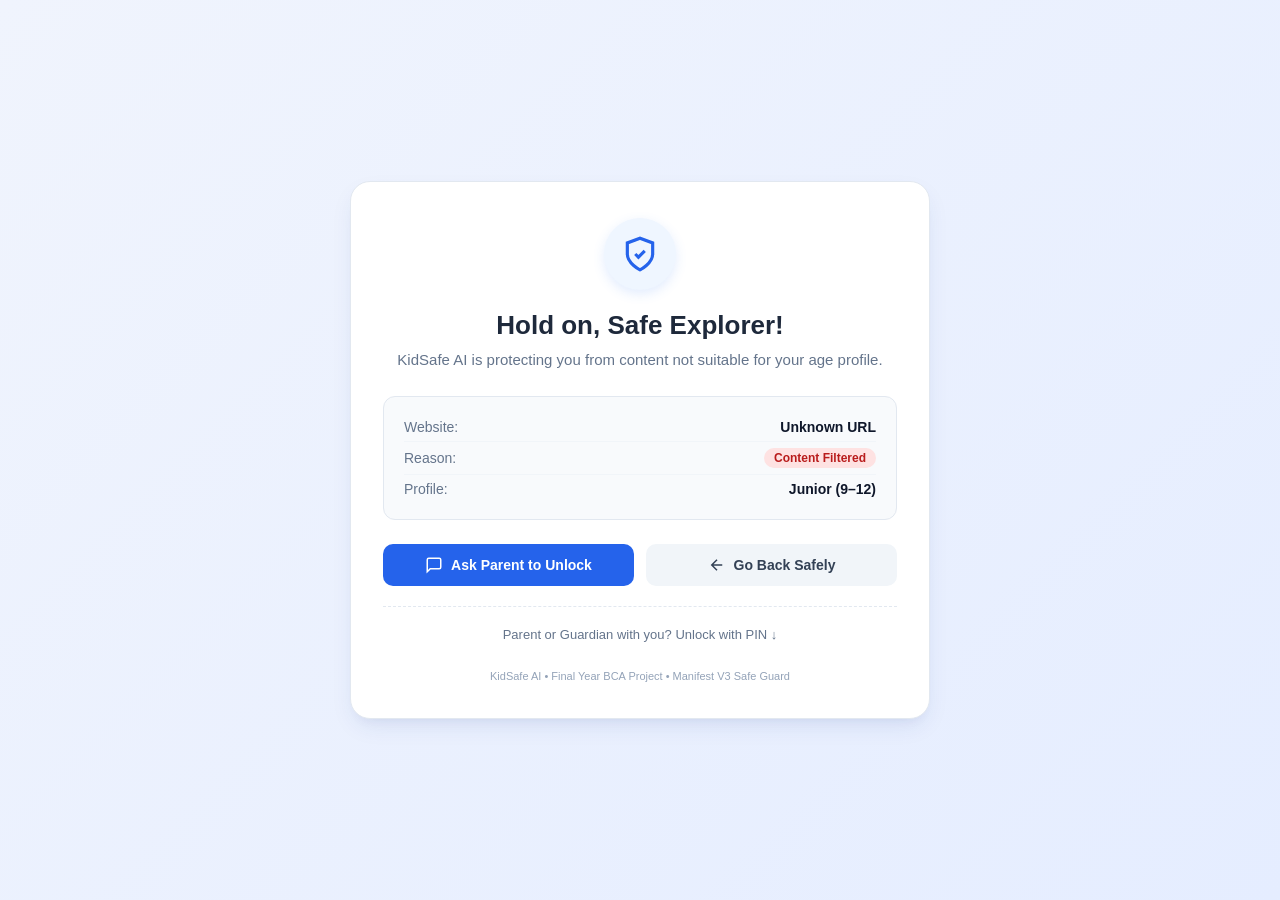
<file: extension/pages/block.html>
<!DOCTYPE html>
<html lang="en">
<head>
  <meta charset="UTF-8">
  <meta name="viewport" content="width=device-width, initial-scale=1.0">
  <title>KidSafe AI - Safe Zone</title>
  <link rel="stylesheet" href="block.css">
</head>
<body>
  <div class="container">
    <div class="card">
      <div class="shield-badge">
        <svg class="shield-icon" viewBox="0 0 24 24" fill="none" stroke="currentColor" stroke-width="2">
          <path d="M12 22s8-4 8-10V5l-8-3-8 3v7c0 6 8 10 8 10z" />
          <path d="M9 12l2 2 4-4" />
        </svg>
      </div>

      <div class="header">
        <h1 id="titleText">Hold on, Safe Explorer!</h1>
        <p class="subtitle" id="friendlyExplanation">
          KidSafe AI is protecting you from content not suitable for your age profile.
        </p>
      </div>

      <div class="details-box">
        <div class="detail-row">
          <span class="detail-label">Website:</span>
          <span class="detail-value" id="blockedUrl">...</span>
        </div>
        <div class="detail-row">
          <span class="detail-label">Reason:</span>
          <span class="detail-badge" id="blockReason">Protected Content</span>
        </div>
        <div class="detail-row">
          <span class="detail-label">Profile:</span>
          <span class="detail-value" id="activeProfile">Junior (9–12)</span>
        </div>
      </div>

      <!-- Action buttons for Child -->
      <div class="actions">
        <button class="btn btn-primary" id="btnAskParent">
          <svg viewBox="0 0 24 24" width="18" height="18" fill="none" stroke="currentColor" stroke-width="2"><path d="M21 15a2 2 0 0 1-2 2H7l-4 4V5a2 2 0 0 1 2-2h14a2 2 0 0 1 2 2z"/></svg>
          Ask Parent to Unlock
        </button>
        <button class="btn btn-secondary" id="btnGoBack">
          <svg viewBox="0 0 24 24" width="18" height="18" fill="none" stroke="currentColor" stroke-width="2"><path d="M19 12H5M12 19l-7-7 7-7"/></svg>
          Go Back Safely
        </button>
      </div>

      <!-- Ask Parent Modal/Card Section (Hidden initially) -->
      <div class="request-form hidden" id="requestForm">
        <h3>Send Note to Parent</h3>
        <p class="helper-text">Tell your parent why you need access to this site:</p>
        <textarea id="requestReason" placeholder="e.g. I need this article for my science homework project..."></textarea>
        <div class="modal-buttons">
          <button class="btn btn-primary" id="btnSendRequest">Send Request</button>
          <button class="btn btn-ghost" id="btnCancelRequest">Cancel</button>
        </div>
      </div>

      <!-- Request Sent Feedback -->
      <div class="success-message hidden" id="requestSuccess">
        <svg viewBox="0 0 24 24" width="22" height="22" fill="none" stroke="#2e7d32" stroke-width="2"><circle cx="12" cy="12" r="10"/><path d="m9 12 2 2 4-4"/></svg>
        <span>Request sent to your parent! They can approve it from their dashboard or using their PIN below.</span>
      </div>

      <!-- Parent Immediate Bypass Accordion -->
      <div class="parent-unlock-area">
        <button class="accordion-toggle" id="btnParentToggle">
          Parent or Guardian with you? Unlock with PIN &darr;
        </button>
        <div class="parent-unlock-panel hidden" id="parentPanel">
          <p class="helper-text">Enter Parent 4-digit PIN to allow this website:</p>
          <div class="pin-inline-row">
            <input type="password" id="parentPinInput" maxlength="6" placeholder="Enter PIN">
            <button class="btn btn-unlock" id="btnConfirmUnlock">Allow Domain</button>
          </div>
          <div class="error-text hidden" id="pinError">Incorrect PIN. Try again.</div>
        </div>
      </div>

      <div class="footer">
        KidSafe AI &bull; Final Year BCA Project &bull; Manifest V3 Safe Guard
      </div>
    </div>
  </div>

  <script type="module" src="block.js"></script>
</body>
</html>
</file>
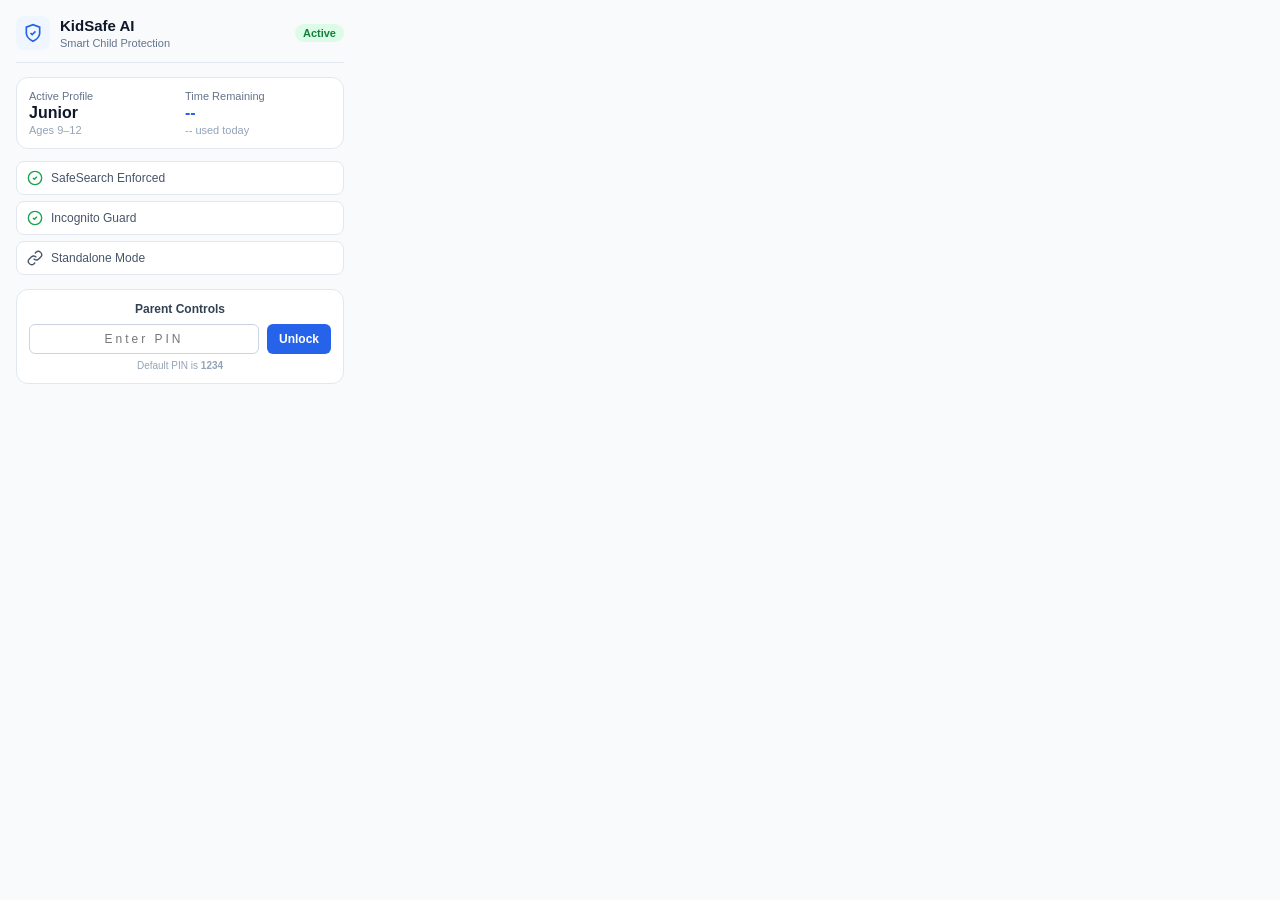
<file: extension/pages/popup.html>
<!DOCTYPE html>
<html lang="en">
<head>
  <meta charset="UTF-8">
  <meta name="viewport" content="width=device-width, initial-scale=1.0">
  <title>KidSafe AI</title>
  <link rel="stylesheet" href="popup.css">
</head>
<body>
  <div class="popup-container">
    <!-- Header -->
    <header class="header">
      <div class="logo-group">
        <div class="logo-icon">
          <svg viewBox="0 0 24 24" fill="none" stroke="currentColor" stroke-width="2">
            <path d="M12 22s8-4 8-10V5l-8-3-8 3v7c0 6 8 10 8 10z"/>
            <path d="M9 12l2 2 4-4"/>
          </svg>
        </div>
        <div>
          <h2>KidSafe AI</h2>
          <span class="subtext">Smart Child Protection</span>
        </div>
      </div>
      <div class="status-indicator" id="statusPill">Active</div>
    </header>

    <!-- Child View (Default / Locked) -->
    <div id="childView" class="view-section">
      <div class="status-card">
        <div class="card-metric">
          <span class="metric-label">Active Profile</span>
          <span class="metric-value" id="viewProfileName">Junior</span>
          <span class="metric-desc" id="viewProfileRange">Ages 9–12</span>
        </div>
        <div class="card-metric">
          <span class="metric-label">Time Remaining</span>
          <span class="metric-value time-val" id="viewTimeRemaining">--</span>
          <span class="metric-desc" id="viewTimeUsed">-- used today</span>
        </div>
      </div>

      <div class="feature-badges">
        <div class="badge-item active">
          <svg viewBox="0 0 24 24" width="16" height="16" fill="none" stroke="currentColor" stroke-width="2"><circle cx="12" cy="12" r="10"/><path d="m9 12 2 2 4-4"/></svg>
          SafeSearch Enforced
        </div>
        <div class="badge-item active">
          <svg viewBox="0 0 24 24" width="16" height="16" fill="none" stroke="currentColor" stroke-width="2"><circle cx="12" cy="12" r="10"/><path d="m9 12 2 2 4-4"/></svg>
          Incognito Guard
        </div>
        <div class="badge-item" id="badgePairingStatus">
          <svg viewBox="0 0 24 24" width="16" height="16" fill="none" stroke="currentColor" stroke-width="2"><path d="M10 13a5 5 0 0 0 7.54.54l3-3a5 5 0 0 0-7.07-7.07l-1.72 1.71"/><path d="M14 11a5 5 0 0 0-7.54-.54l-3 3a5 5 0 0 0 7.07 7.07l1.71-1.71"/></svg>
          <span id="textPairingStatus">Standalone Mode</span>
        </div>
      </div>

      <!-- PIN Unlock trigger -->
      <div class="pin-prompt-box">
        <p class="pin-label">Parent Controls</p>
        <div class="pin-input-group">
          <input type="password" id="popupPinInput" maxlength="6" placeholder="Enter PIN">
          <button class="btn btn-primary" id="btnUnlockParent">Unlock</button>
        </div>
        <div class="error-msg hidden" id="popupPinError">Incorrect PIN</div>
        <p class="pin-hint">Default PIN is <strong>1234</strong></p>
      </div>
    </div>

    <!-- Parent Controls View (Unlocked with PIN) -->
    <div id="parentView" class="view-section hidden">
      <div class="parent-banner">
        <span>Parent Control Panel</span>
        <button class="btn-text" id="btnLockParent">Lock</button>
      </div>

      <div class="tab-nav">
        <button class="tab-btn active" data-tab="tabProfile">Profile</button>
        <button class="tab-btn" data-tab="tabRequests">Requests (<span id="reqCount">0</span>)</button>
        <button class="tab-btn" data-tab="tabRules">Rules</button>
        <button class="tab-btn" data-tab="tabSettings">Settings</button>
      </div>

      <!-- Tab: Profile & Time -->
      <div class="tab-content active" id="tabProfile">
        <div class="form-group">
          <label>Child Age Profile</label>
          <select id="selectProfile">
            <option value="little_explorer">Little Explorer (5–8 yrs - Allowlist only)</option>
            <option value="junior">Junior (9–12 yrs - Safe categories)</option>
            <option value="teen">Teen (13–17 yrs - Blocklist & AI)</option>
          </select>
        </div>

        <div class="form-group">
          <label>Daily Screen Time Limit (Minutes)</label>
          <div class="inline-input">
            <input type="number" id="inputTimeLimit" min="15" max="600" step="15" value="120">
            <button class="btn btn-secondary" id="btnSaveTimeLimit">Save</button>
          </div>
        </div>

        <div class="form-group row-between">
          <span>Protection Shield</span>
          <button class="btn btn-toggle" id="btnToggleProtection">Active</button>
        </div>

        <div class="form-group">
          <button class="btn btn-secondary w-100" id="btnResetTimeToday">Reset Today's Time Counter</button>
        </div>
      </div>

      <!-- Tab: Pending Requests -->
      <div class="tab-content" id="tabRequests">
        <div id="requestsList" class="items-list">
          <!-- Populated dynamically -->
          <div class="empty-notice">No pending access requests.</div>
        </div>
      </div>

      <!-- Tab: Custom Rules -->
      <div class="tab-content" id="tabRules">
        <div class="form-group">
          <label>Add Custom Domain Rule</label>
          <div class="inline-input">
            <input type="text" id="inputDomainRule" placeholder="example.com">
            <select id="selectRuleType">
              <option value="allow">Allow</option>
              <option value="block">Block</option>
            </select>
          </div>
          <button class="btn btn-primary w-100 mt-2" id="btnAddRule">Add Rule</button>
        </div>

        <div class="rules-section">
          <h4>Custom Allowed Domains</h4>
          <div id="allowlistContainer" class="tag-cloud"></div>

          <h4 class="mt-2">Custom Blocked Domains</h4>
          <div id="blocklistContainer" class="tag-cloud"></div>
        </div>
      </div>

      <!-- Tab: Settings -->
      <div class="tab-content" id="tabSettings">
        <div class="form-group">
          <label>Pair with Parent Dashboard</label>
          <div id="unpairedSection">
            <input type="text" id="inputBackendUrl" placeholder="http://localhost:8000" value="http://localhost:8000" class="mb-2">
            <div class="inline-input">
              <input type="text" id="inputPairCode" placeholder="6-digit code" maxlength="6">
              <button class="btn btn-primary" id="btnPairDevice">Connect</button>
            </div>
            <p class="pin-hint">Generate code in Parent Web Dashboard</p>
          </div>
          <div id="pairedSection" class="hidden">
            <div class="badge-item active mb-2" style="background:#ecfdf5;color:#065f46;">
              Connected to Profile: <strong id="pairedProfileLabel" style="margin-left:4px;">Child</strong>
            </div>
            <div class="inline-input">
              <button class="btn btn-secondary" id="btnSyncNow" style="flex:1;">Sync Now</button>
              <button class="btn btn-text" id="btnUnpairDevice">Unpair</button>
            </div>
          </div>
          <div class="error-msg hidden" id="pairError"></div>
        </div>

        <div class="form-group mt-2">
          <label>Change Parent PIN</label>
          <input type="password" id="inputOldPin" placeholder="Current PIN" class="mb-2">
          <input type="password" id="inputNewPin" placeholder="New PIN (e.g. 1234)">
          <button class="btn btn-primary w-100 mt-2" id="btnChangePin">Update PIN</button>
          <div class="error-msg hidden" id="pinChangeError"></div>
        </div>
      </div>
    </div>
  </div>

  <script type="module" src="popup.js"></script>
</body>
</html>
</file>
<file: extension/pages/block.css>
/* KidSafe AI - Block Page Styling */
* {
  box-sizing: border-box;
  margin: 0;
  padding: 0;
  font-family: -apple-system, BlinkMacSystemFont, "Segoe UI", Roboto, Oxygen, Ubuntu, Cantarell, "Helvetica Neue", sans-serif;
}

body {
  background: linear-gradient(135deg, #f0f4fd 0%, #e5edff 100%);
  min-height: 100vh;
  display: flex;
  align-items: center;
  justify-content: center;
  padding: 24px;
  color: #1e293b;
}

.container {
  width: 100%;
  max-width: 580px;
}

.card {
  background: #ffffff;
  border-radius: 20px;
  padding: 36px 32px;
  box-shadow: 0 10px 25px -5px rgba(30, 58, 138, 0.1), 0 8px 10px -6px rgba(30, 58, 138, 0.05);
  text-align: center;
  border: 1px solid #e2e8f0;
}

.shield-badge {
  width: 72px;
  height: 72px;
  border-radius: 50%;
  background: #eff6ff;
  display: inline-flex;
  align-items: center;
  justify-content: center;
  margin-bottom: 20px;
  box-shadow: 0 4px 12px rgba(59, 130, 246, 0.15);
}

.shield-icon {
  width: 38px;
  height: 38px;
  color: #2563eb;
}

.header h1 {
  font-size: 26px;
  font-weight: 700;
  color: #1e293b;
  margin-bottom: 8px;
}

.subtitle {
  font-size: 15px;
  color: #64748b;
  line-height: 1.5;
  margin-bottom: 24px;
}

.details-box {
  background: #f8fafc;
  border-radius: 12px;
  border: 1px solid #e2e8f0;
  padding: 16px 20px;
  margin-bottom: 24px;
  text-align: left;
}

.detail-row {
  display: flex;
  align-items: center;
  justify-content: space-between;
  padding: 6px 0;
  font-size: 14px;
}

.detail-row:not(:last-child) {
  border-bottom: 1px solid #f1f5f9;
}

.detail-label {
  color: #64748b;
  font-weight: 500;
}

.detail-value {
  color: #0f172a;
  font-weight: 600;
  max-width: 320px;
  overflow: hidden;
  text-overflow: ellipsis;
  white-space: nowrap;
}

.detail-badge {
  background: #fee2e2;
  color: #b91c1c;
  padding: 3px 10px;
  border-radius: 9999px;
  font-size: 12px;
  font-weight: 600;
  text-transform: capitalize;
}

.actions {
  display: flex;
  gap: 12px;
  margin-bottom: 20px;
}

.btn {
  flex: 1;
  display: inline-flex;
  align-items: center;
  justify-content: center;
  gap: 8px;
  padding: 12px 18px;
  border-radius: 10px;
  font-size: 14px;
  font-weight: 600;
  cursor: pointer;
  transition: all 0.2s ease;
  border: none;
  outline: none;
}

.btn-primary {
  background: #2563eb;
  color: white;
}

.btn-primary:hover {
  background: #1d4ed8;
}

.btn-secondary {
  background: #f1f5f9;
  color: #334155;
}

.btn-secondary:hover {
  background: #e2e8f0;
}

.btn-ghost {
  background: transparent;
  color: #64748b;
}

.btn-ghost:hover {
  background: #f8fafc;
}

.btn-unlock {
  background: #059669;
  color: white;
  padding: 10px 18px;
}

.btn-unlock:hover {
  background: #047857;
}

.request-form {
  margin-top: 16px;
  padding: 20px;
  background: #eff6ff;
  border-radius: 12px;
  border: 1px solid #bfdbfe;
  text-align: left;
}

.request-form h3 {
  font-size: 15px;
  color: #1e3a8a;
  margin-bottom: 6px;
}

.helper-text {
  font-size: 13px;
  color: #475569;
  margin-bottom: 12px;
}

.request-form textarea {
  width: 100%;
  height: 72px;
  padding: 10px;
  border: 1px solid #cbd5e1;
  border-radius: 8px;
  font-size: 14px;
  resize: none;
  margin-bottom: 12px;
  outline: none;
}

.request-form textarea:focus {
  border-color: #2563eb;
}

.modal-buttons {
  display: flex;
  gap: 8px;
  justify-content: flex-end;
}

.success-message {
  display: flex;
  align-items: center;
  gap: 10px;
  background: #ecfdf5;
  color: #065f46;
  border: 1px solid #a7f3d0;
  border-radius: 10px;
  padding: 12px 16px;
  font-size: 13px;
  margin-bottom: 16px;
  text-align: left;
}

.parent-unlock-area {
  margin-top: 16px;
  padding-top: 16px;
  border-top: 1px dashed #e2e8f0;
}

.accordion-toggle {
  background: none;
  border: none;
  color: #64748b;
  font-size: 13px;
  cursor: pointer;
  padding: 4px;
}

.accordion-toggle:hover {
  color: #2563eb;
  text-decoration: underline;
}

.parent-unlock-panel {
  margin-top: 12px;
  padding: 16px;
  background: #f8fafc;
  border-radius: 10px;
  border: 1px solid #e2e8f0;
}

.pin-inline-row {
  display: flex;
  gap: 8px;
  justify-content: center;
}

.pin-inline-row input {
  width: 130px;
  padding: 8px 12px;
  font-size: 16px;
  text-align: center;
  letter-spacing: 4px;
  border-radius: 8px;
  border: 1px solid #cbd5e1;
  outline: none;
}

.pin-inline-row input:focus {
  border-color: #059669;
}

.error-text {
  color: #dc2626;
  font-size: 12px;
  margin-top: 8px;
}

.footer {
  margin-top: 24px;
  font-size: 11px;
  color: #94a3b8;
}

.hidden {
  display: none !important;
}
</file>
<file: extension/pages/popup.css>
/* KidSafe AI - Extension Popup Styling */
* {
  box-sizing: border-box;
  margin: 0;
  padding: 0;
  font-family: -apple-system, BlinkMacSystemFont, "Segoe UI", Roboto, sans-serif;
}

body {
  width: 360px;
  background: #f8fafc;
  color: #1e293b;
  font-size: 13px;
  padding: 16px;
}

.popup-container {
  display: flex;
  flex-direction: column;
}

.header {
  display: flex;
  align-items: center;
  justify-content: space-between;
  padding-bottom: 12px;
  border-bottom: 1px solid #e2e8f0;
  margin-bottom: 14px;
}

.logo-group {
  display: flex;
  align-items: center;
  gap: 10px;
}

.logo-icon {
  width: 34px;
  height: 34px;
  background: #eff6ff;
  border-radius: 8px;
  display: flex;
  align-items: center;
  justify-content: center;
  color: #2563eb;
}

.logo-icon svg {
  width: 20px;
  height: 20px;
}

.header h2 {
  font-size: 15px;
  font-weight: 700;
  color: #0f172a;
  line-height: 1.2;
}

.subtext {
  font-size: 11px;
  color: #64748b;
}

.status-indicator {
  background: #dcfce7;
  color: #15803d;
  font-size: 11px;
  font-weight: 600;
  padding: 3px 8px;
  border-radius: 9999px;
}

.status-indicator.paused {
  background: #fee2e2;
  color: #b91c1c;
}

.status-card {
  display: grid;
  grid-template-columns: 1fr 1fr;
  gap: 10px;
  background: white;
  padding: 12px;
  border-radius: 12px;
  border: 1px solid #e2e8f0;
  margin-bottom: 12px;
}

.card-metric {
  display: flex;
  flex-direction: column;
}

.metric-label {
  font-size: 11px;
  color: #64748b;
}

.metric-value {
  font-size: 16px;
  font-weight: 700;
  color: #0f172a;
  margin-top: 2px;
}

.time-val {
  color: #2563eb;
}

.metric-desc {
  font-size: 11px;
  color: #94a3b8;
  margin-top: 2px;
}

.feature-badges {
  display: flex;
  flex-direction: column;
  gap: 6px;
  margin-bottom: 14px;
}

.badge-item {
  display: flex;
  align-items: center;
  gap: 8px;
  background: white;
  border: 1px solid #e2e8f0;
  padding: 8px 10px;
  border-radius: 8px;
  font-size: 12px;
  color: #475569;
}

.badge-item.active svg {
  color: #16a34a;
}

.pin-prompt-box {
  background: white;
  border: 1px solid #e2e8f0;
  border-radius: 12px;
  padding: 12px;
  text-align: center;
}

.pin-label {
  font-size: 12px;
  font-weight: 600;
  color: #334155;
  margin-bottom: 8px;
}

.pin-input-group {
  display: flex;
  gap: 8px;
}

.pin-input-group input {
  flex: 1;
  text-align: center;
  letter-spacing: 3px;
  font-size: 14px;
  padding: 6px 10px;
  border: 1px solid #cbd5e1;
  border-radius: 6px;
  outline: none;
}

.pin-hint {
  font-size: 10px;
  color: #94a3b8;
  margin-top: 6px;
}

/* Parent view */
.parent-banner {
  display: flex;
  justify-content: space-between;
  align-items: center;
  background: #f1f5f9;
  padding: 6px 10px;
  border-radius: 6px;
  font-weight: 600;
  font-size: 12px;
  margin-bottom: 10px;
}

.tab-nav {
  display: flex;
  gap: 4px;
  border-bottom: 1px solid #e2e8f0;
  margin-bottom: 12px;
}

.tab-btn {
  background: none;
  border: none;
  padding: 6px 8px;
  font-size: 12px;
  font-weight: 500;
  color: #64748b;
  cursor: pointer;
  border-bottom: 2px solid transparent;
}

.tab-btn.active {
  color: #2563eb;
  border-bottom-color: #2563eb;
}

.tab-content {
  display: none;
}

.tab-content.active {
  display: block;
}

.form-group {
  margin-bottom: 12px;
}

.form-group label {
  display: block;
  font-size: 11px;
  font-weight: 600;
  color: #475569;
  margin-bottom: 4px;
}

.row-between {
  display: flex;
  align-items: center;
  justify-content: space-between;
}

select, input[type="text"], input[type="number"], input[type="password"] {
  width: 100%;
  padding: 7px 10px;
  border: 1px solid #cbd5e1;
  border-radius: 6px;
  font-size: 12px;
  outline: none;
}

.inline-input {
  display: flex;
  gap: 6px;
}

.btn {
  padding: 6px 12px;
  border-radius: 6px;
  font-size: 12px;
  font-weight: 600;
  cursor: pointer;
  border: none;
  transition: all 0.15s ease;
}

.btn-primary {
  background: #2563eb;
  color: white;
}

.btn-primary:hover {
  background: #1d4ed8;
}

.btn-secondary {
  background: #e2e8f0;
  color: #334155;
}

.btn-secondary:hover {
  background: #cbd5e1;
}

.btn-text {
  background: none;
  border: none;
  color: #ef4444;
  font-weight: 600;
  cursor: pointer;
  font-size: 11px;
}

.btn-toggle {
  background: #16a34a;
  color: white;
}

.btn-toggle.inactive {
  background: #ef4444;
}

.w-100 {
  width: 100%;
}

.mt-2 {
  margin-top: 8px;
}

.mb-2 {
  margin-bottom: 8px;
}

.error-msg {
  color: #dc2626;
  font-size: 11px;
  margin-top: 4px;
}

/* Requests list */
.items-list {
  max-height: 200px;
  overflow-y: auto;
  display: flex;
  flex-direction: column;
  gap: 8px;
}

.req-item {
  background: white;
  border: 1px solid #e2e8f0;
  border-radius: 8px;
  padding: 8px;
}

.req-header {
  font-weight: 600;
  font-size: 12px;
  color: #0f172a;
}

.req-reason {
  font-size: 11px;
  color: #64748b;
  margin: 4px 0 6px;
}

.req-actions {
  display: flex;
  gap: 6px;
}

.req-actions button {
  padding: 3px 8px;
  font-size: 11px;
}

.empty-notice {
  text-align: center;
  color: #94a3b8;
  padding: 16px;
  font-size: 12px;
}

/* Tag cloud */
.rules-section h4 {
  font-size: 11px;
  color: #475569;
  margin-bottom: 4px;
}

.tag-cloud {
  display: flex;
  flex-wrap: wrap;
  gap: 4px;
  margin-bottom: 8px;
  min-height: 24px;
}

.tag {
  display: inline-flex;
  align-items: center;
  gap: 4px;
  background: white;
  border: 1px solid #cbd5e1;
  padding: 2px 6px;
  border-radius: 4px;
  font-size: 11px;
}

.tag-remove {
  cursor: pointer;
  color: #94a3b8;
  font-weight: bold;
}

.tag-remove:hover {
  color: #ef4444;
}

.hidden {
  display: none !important;
}
</file>
